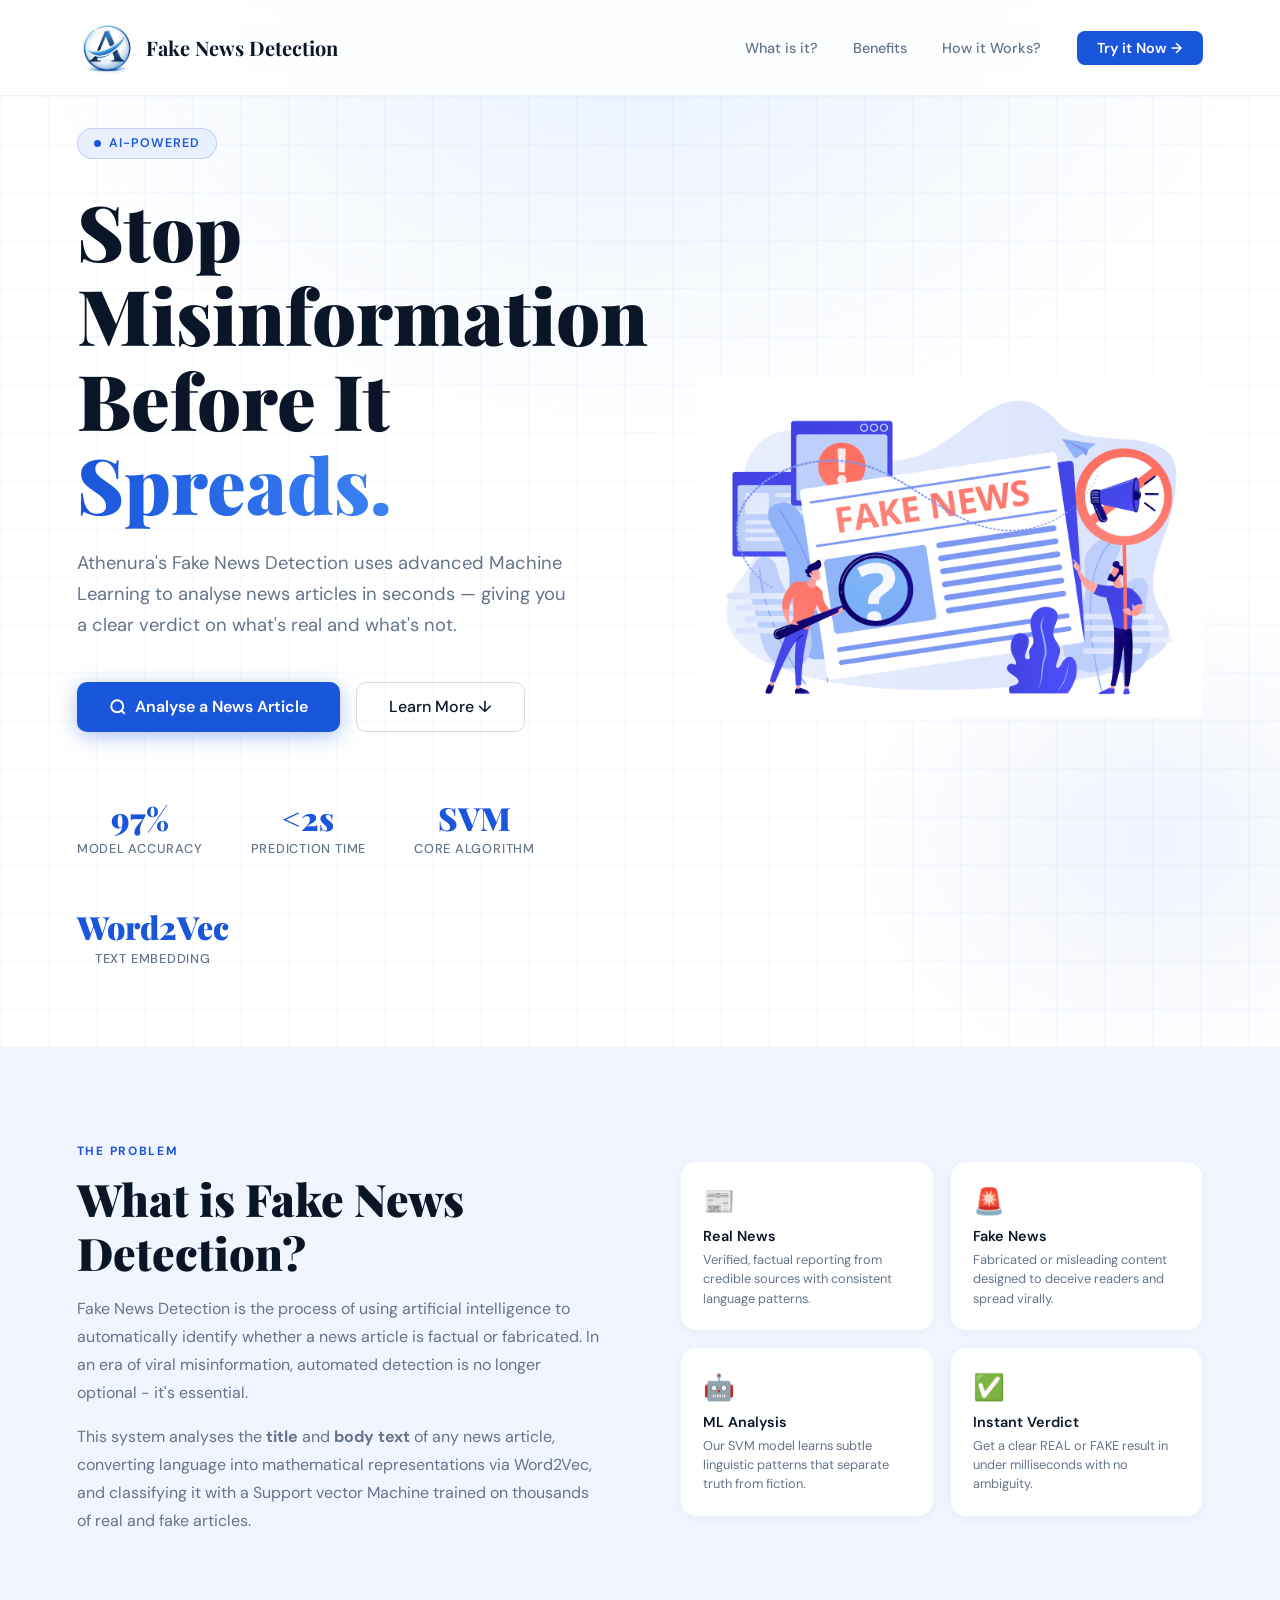
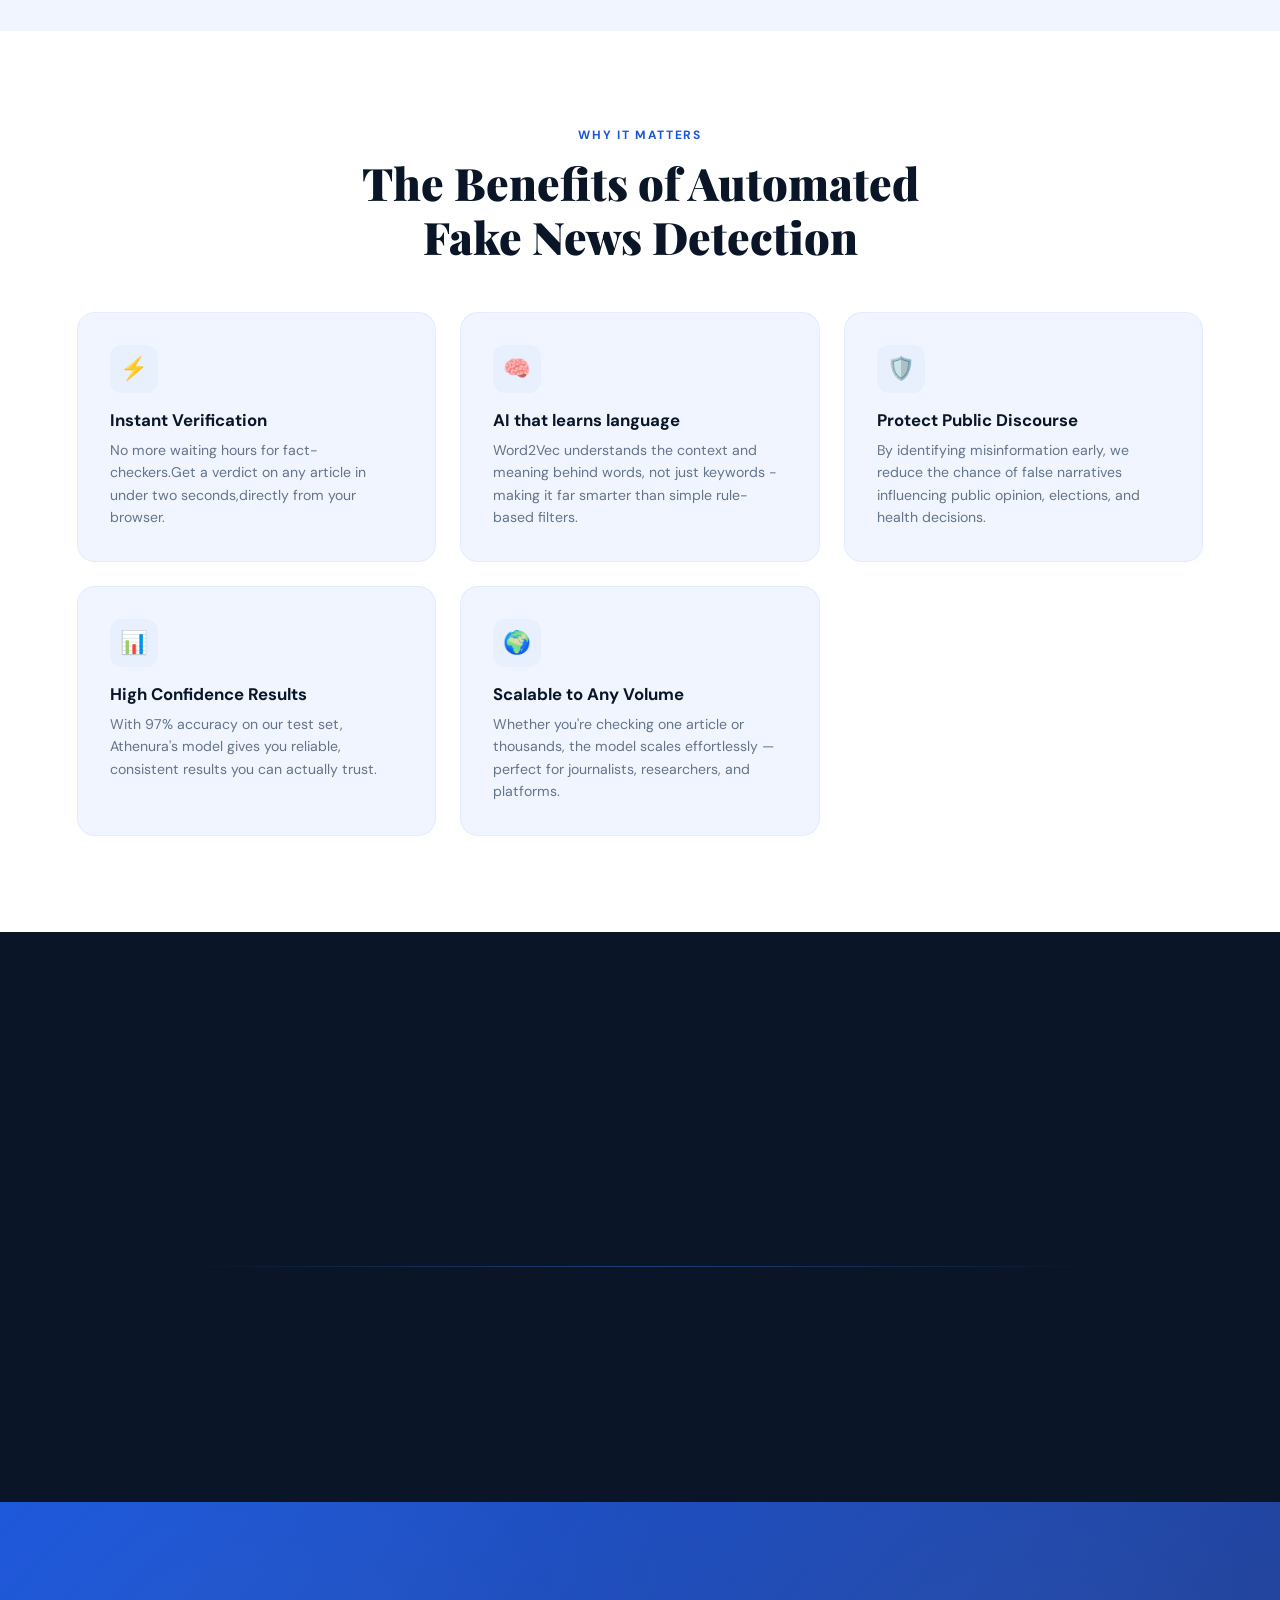
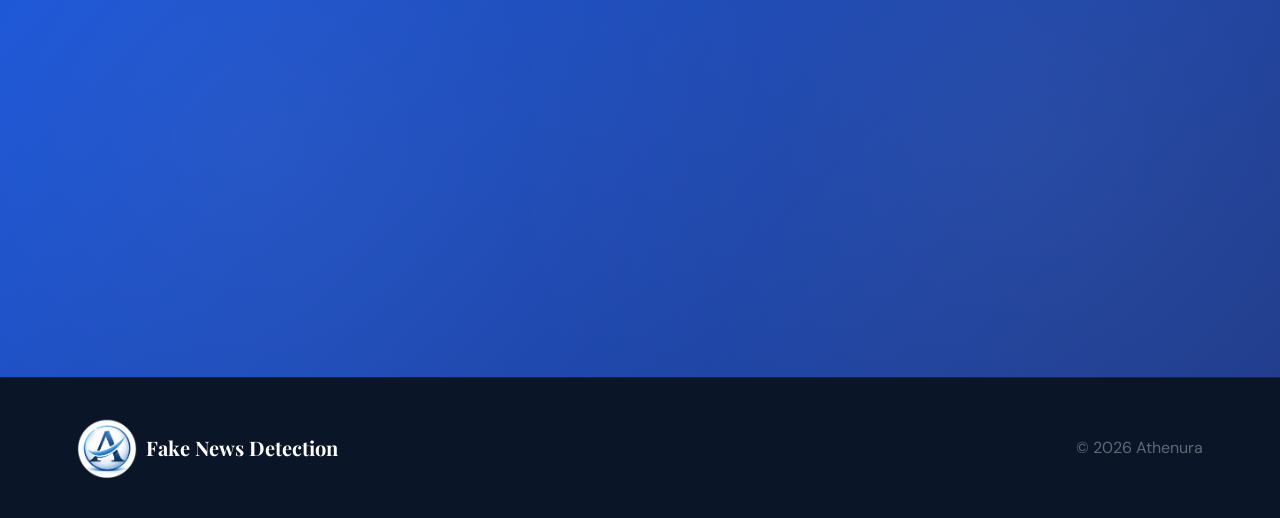
<file: templates/index.html>
<!doctype html>
<html lang="en">
  <head>
    <meta charset="UTF-8" />
    <meta name="viewport" content="width=device-width, initial-scale=1.0" />
    <title>Fake News Detection</title>
    <link rel="stylesheet" href="/static/style.css" />
    <link
      href="https://fonts.googleapis.com/css2?family=Playfair+Display:wght@700;900&family=DM+Sans:wght@300;400;500;600&display=swap"
      rel="stylesheet"
    />
  </head>
  <body>
    <nav>
      <a href="#" class="logo">
        <img src="/static/athenura_logo.png" alt="Athenura" class="logo-img" />
        <span class="logo-text">Fake News Detection</span>
      </a>

      <ul>
        <li><a href="#what">What is it?</a></li>
        <li><a href="#benefits">Benefits</a></li>
        <li><a href="#how">How it Works?</a></li>
        <li><a href="/detect" class="nav-cta">Try it Now →</a></li>
      </ul>
    </nav>

    <section class="hero">
  <div class="hero-bg"></div>

  <div class="hero-left">
    <div class="hero-badge">
      <span class="badge-dot"></span>
      AI-Powered
    </div>

    <h1>
      Stop Misinformation<br/>
      Before It <em>Spreads.</em>
    </h1>

    <p class="hero-sub">
      Athenura's Fake News Detection uses advanced Machine Learning to analyse
      news articles in seconds — giving you a clear verdict on what's real and what's not.
    </p>

    <div class="hero-actions">
      <a href="/detect" class="btn-primary">
        <svg viewBox="0 0 24 24" fill="none" stroke="currentColor" stroke-width="2.5">
          <circle cx="11" cy="11" r="8"/><path d="m21 21-4.35-4.35"/>
        </svg>
        Analyse a News Article
      </a>
      <a href="#what" class="btn-secondary">Learn More ↓</a>
    </div>

    <div class="hero-stats">
      <div class="stat">
        <div class="stat-num">97%</div>
        <div class="stat-label">Model Accuracy</div>
      </div>
      <div class="stat">
        <div class="stat-num">&lt;2s</div>
        <div class="stat-label">Prediction Time</div>
      </div>
      <div class="stat">
        <div class="stat-num">SVM</div>
        <div class="stat-label">Core Algorithm</div>
      </div>
      <div class="stat">
        <div class="stat-num">Word2Vec</div>
        <div class="stat-label">Text Embedding</div>
      </div>
    </div>
  </div>

  <div class="hero-right">
    <img src="/static/hero.jpg" alt="Fake News Detection" class="hero-vector" />
  </div>

</section>

    <section id="what">
      <div class="what-text reveal">
        <div class="section-label">The Problem</div>
        <h2 class="section-title">What is Fake News Detection?</h2>
        <p class="section-sub">
          Fake News Detection is the process of using artificial intelligence to
          automatically identify whether a news article is factual or
          fabricated. In an era of viral misinformation, automated detection is
          no longer optional - it's essential.
        </p>
        <p class="section-sub">
          This system analyses the <strong>title</strong> and
          <strong>body text</strong>
          of any news article, converting language into mathematical
          representations via Word2Vec, and classifying it with a Support vector
          Machine trained on thousands of real and fake articles.
        </p>
      </div>

      <div class="what-visual reveal">
        <div class="what-card">
          <div class="card-icon">📰</div>
          <h4>Real News</h4>
          <p>
            Verified, factual reporting from credible sources with consistent
            language patterns.
          </p>
        </div>
        <div class="what-card">
          <div class="card-icon">🚨</div>
          <h4>Fake News</h4>
          <p>
            Fabricated or misleading content designed to deceive readers and
            spread virally.
          </p>
        </div>
        <div class="what-card">
          <div class="card-icon">🤖</div>
          <h4>ML Analysis</h4>
          <p>
            Our SVM model learns subtle linguistic patterns that separate truth
            from fiction.
          </p>
        </div>
        <div class="what-card">
          <div class="card-icon">✅</div>
          <h4>Instant Verdict</h4>
          <p>
            Get a clear REAL or FAKE result in under milliseconds with no
            ambiguity.
          </p>
        </div>
      </div>
    </section>

    <section id="benefits">
      <div class="benefits-header reveal">
        <div class="section-label">Why it Matters</div>
        <h2 class="section-title">
          The Benefits of Automated Fake News Detection
        </h2>
      </div>
      <div class="benefits-grid">
        <div class="benefit-card reveal">
          <div class="benefit-icon">⚡</div>
          <h3>Instant Verification</h3>
          <p>
            No more waiting hours for fact-checkers.Get a verdict on any article
            in under two seconds,directly from your browser.
          </p>
        </div>
        <div class="benefit-card reveal">
          <div class="benefit-icon">🧠</div>
          <h3>AI that learns language</h3>
          <p>
            Word2Vec understands the context and meaning behind words, not just
            keywords - making it far smarter than simple rule-based filters.
          </p>
        </div>
        <div class="benefit-card reveal">
          <div class="benefit-icon">🛡️</div>
          <h3>Protect Public Discourse</h3>
          <p>
            By identifying misinformation early, we reduce the chance of false
            narratives influencing public opinion, elections, and health
            decisions.
          </p>
        </div>
        <div class="benefit-card reveal">
          <div class="benefit-icon">📊</div>
          <h3>High Confidence Results</h3>
          <p>
            With 97% accuracy on our test set, Athenura's model gives you
            reliable, consistent results you can actually trust.
          </p>
        </div>

        <div class="benefit-card reveal">
          <div class="benefit-icon">🌍</div>
          <h3>Scalable to Any Volume</h3>
          <p>
            Whether you're checking one article or thousands, the model scales
            effortlessly — perfect for journalists, researchers, and platforms.
          </p>
        </div>

        <div class="benefit-card reveal">
          <div class="benefit-icon">🔓</div>
          <h3>Simple & Accessible</h3>
          <p>
            No technical knowledge needed. Paste your article, click a button,
            and know the truth. That's it.
          </p>
        </div>
      </div>
    </section>

    <section id="how">
      <div class="how-header reveal">
        <div class="section-label">The Process</div>
        <h2 class="section-title">How Does It Work?</h2>
        <p class="section-sub">
          A four-step pipeline that turns raw news text into a clear, confident
          prediction.
        </p>
      </div>

      <div class="steps">
        <div class="step reveal">
          <div class="step-num">1</div>
          <h4>You Input the Article</h4>
          <p>
            Paste the news headline and body text into our detection tool. No
            account or sign-up needed.
          </p>
        </div>

        <div class="step reveal">
          <div class="step-num">2</div>
          <h4>Text Preprocessing</h4>
          <p>
            The text is cleaned — stopwords removed, tokens normalised — to
            prepare it for the model.
          </p>
        </div>

        <div class="step reveal">
          <div class="step-num">3</div>
          <h4>Word2Vec Embedding</h4>
          <p>
            Each word is converted into a dense numerical vector that captures
            semantic meaning and context.
          </p>
        </div>

        <div class="step reveal">
          <div class="step-num">4</div>
          <h4>SVM Classification</h4>
          <p>
            Our trained Support Vector Machine analyses the vectors and outputs
            a final verdict: REAL or FAKE.
          </p>
        </div>
      </div>
    </section>

    <section id="cta">
      <div class="cta-content reveal">
        <h2>Ready to Detect Fake News in Seconds?</h2>
        <p>
          Paste any article into our tool and get an instant AI-powered verdict.
        </p>
        <a href="/detect" class="btn-white">
          🔍 &nbsp; Try the Detector Now
        </a>
      </div>
    </section>

    <footer>
      <a href="/" class="logo">
        <img src="/static/athenura_logo.png" alt="Athenura" class="logo-img" />
        <span class="logo-text">Fake News Detection</span>
      </a>
      <p>© 2026 Athenura</p>
    </footer>

    <script>
      const reveals = document.querySelectorAll(".reveal");
      const observer = new IntersectionObserver(
        (entries) => {
          entries.forEach((entry, i) => {
            if (entry.isIntersecting) {
              setTimeout(() => entry.target.classList.add("visible"), i * 120);
            }
          });
        },
        { threshold: 0.12 },
      );

      reveals.forEach((el) => observer.observe(el));
    </script>
    
  </body>
</html>
</file>
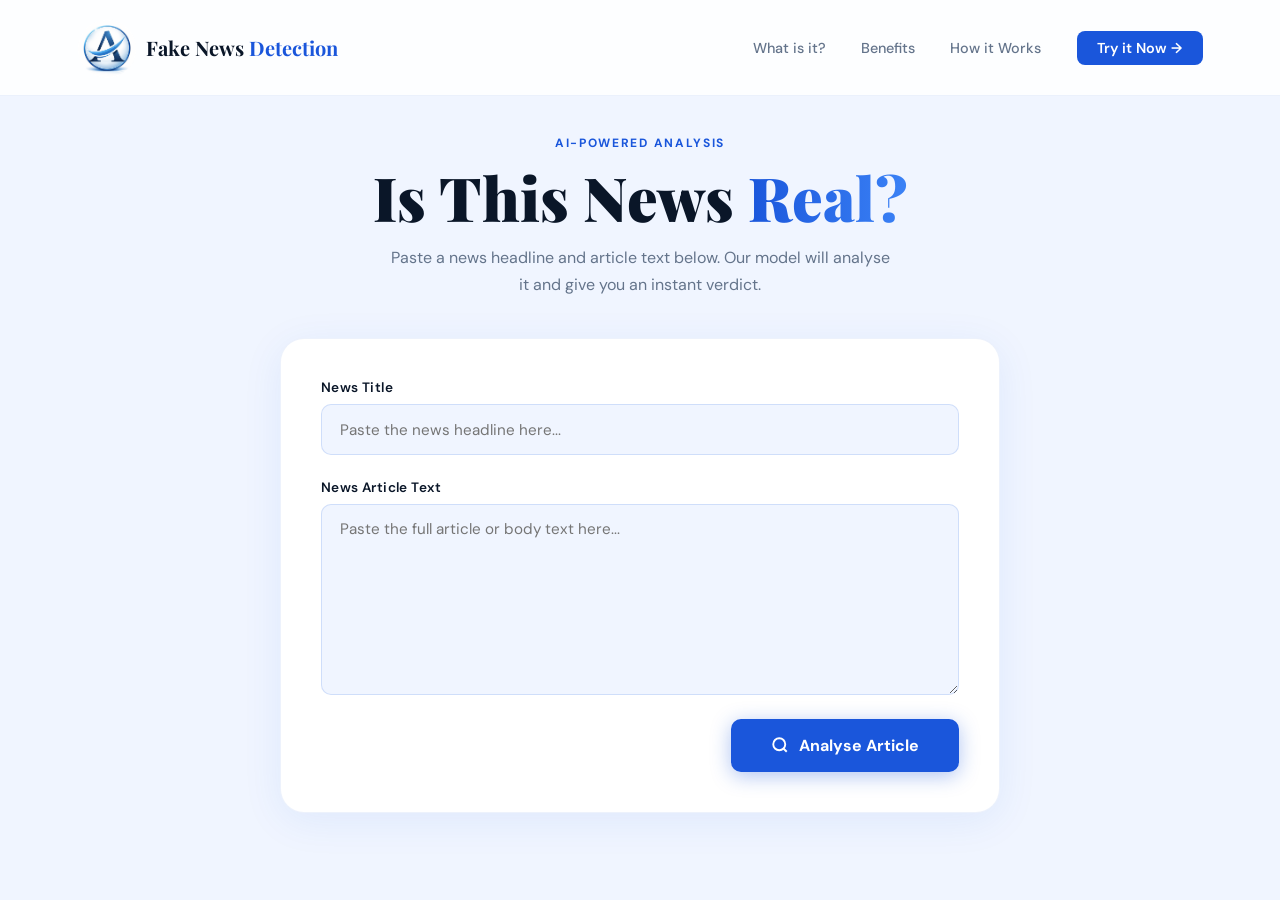
<file: templates/detect.html>
<!DOCTYPE html>
<html lang="en">
<head>
  <meta charset="UTF-8" />
  <meta name="viewport" content="width=device-width, initial-scale=1.0"/>
  <title>Athenura – Detect Fake News</title>
  <link rel="stylesheet" href="/static/style.css" />
  <link href="https://fonts.googleapis.com/css2?family=Playfair+Display:wght@700;900&family=DM+Sans:wght@300;400;500;600&display=swap" rel="stylesheet"/>
</head>
<body class="detect-page">


  <nav>
    <a href="/" class="logo">
  <img src="/static/athenura_logo.png" alt="Athenura" class="logo-img" />
  <span class="logo-text">Fake News <span class="logo-dot">Detection</span></span>
</a>
    <ul>
      <li><a href="/#what">What is it?</a></li>
<li><a href="/#benefits">Benefits</a></li>
<li><a href="/#how">How it Works</a></li>
<li><a href="/detect" class="nav-cta">Try it Now →</a></li>
    </ul>
  </nav>

  <section class="detect-section">

    <div class="detect-header reveal">
      <div class="section-label">AI-Powered Analysis</div>
      <h1 class="detect-title">Is This News <em>Real?</em></h1>
      <p class="detect-sub">
        Paste a news headline and article text below. Our model will analyse 
        it and give you an instant verdict.
      </p>
    </div>

    <div class="detect-card reveal">

      <div class="input-group">
        <label for="news-title">News Title</label>
        <input 
          type="text" 
          id="news-title" 
          placeholder="Paste the news headline here..."
        />
      </div>

      <div class="input-group">
        <label for="news-text">News Article Text</label>
        <textarea 
          id="news-text" 
          rows="8"
          placeholder="Paste the full article or body text here..."
        ></textarea>
      </div>

      <button class="btn-detect" id="detect-btn" onclick="analyseNews()">
        <svg viewBox="0 0 24 24" fill="none" stroke="currentColor" stroke-width="2.5">
          <circle cx="11" cy="11" r="8"/><path d="m21 21-4.35-4.35"/>
        </svg>
        Analyse Article
      </button>

    </div>

  </section>

  
  <div class="result-overlay" id="result-overlay">
    <div class="result-content">
      <div class="result-icon" id="result-icon"></div>
      <h2 class="result-label" id="result-label"></h2>
      <p class="result-message" id="result-message"></p>
      <button class="btn-tryagain" onclick="resetPage()">
        ← Analyse Another Article
      </button>
    </div>
  </div>

  <script src="/static/detect.js"></script>

  <script>
  const reveals = document.querySelectorAll('.reveal');
  const observer = new IntersectionObserver((entries) => {
    entries.forEach((entry, i) => {
      if (entry.isIntersecting) {
        setTimeout(() => entry.target.classList.add('visible'), i * 120);
      }
    });
  }, { threshold: 0.12 });

  reveals.forEach(el => observer.observe(el));
</script>

</body>
</html>
</file>
<file: static/style.css>
*, *::before, *::after{
    margin:0;
    padding: 0;
    box-sizing: border-box;
}

:root {
  --navy:  #0a1628;
  --blue:  #1a56db;
  --sky:   #3b82f6;
  --light: #e8f0fe;
  --white: #ffffff;
  --gray:  #64748b;
  --soft:  #f0f5ff;
}

html { scroll-behavior: smooth;}

body{
    font-family: 'DM Sans', sans-serif;
    background: var(--white);
    color: var(--navy);
    overflow-x: hidden;
}

nav {
    position: fixed;
    top: 0; left: 0; right: 0;
    z-index: 100;
    display: flex;
    align-items: center;
    justify-content: space-between;
    padding: 1.1rem 6vw;
    background: rgba(255, 255, 255, 0.85);
    backdrop-filter: blur(14px);
    border-bottom: 1px solid rgba(26, 86, 219, 0.08);
    animation: slideDown 0.6s ease both;
}

.logo {
    display: flex;
    align-items: center;
    gap: 0.55rem;
    text-decoration: none;
}

.logo-img {
  height: 60px;
  width: auto;
  object-fit: contain;
}

.logo-mark {
    width: 38px; height: 38px;
    background: linear-gradient(135deg, var(--blue), var(--sky));
    border-radius: 10px;
    display: flex;
    align-items: center;
    justify-content: center;
    font-family: 'Playfair Display', serif;
    font-size: 1.15rem;
    font-weight: 900;
    color: white;
}

.logo-text {
    font-family: 'Playfair Display', serif;
    font-size: 1.25rem;
    font-weight: 700;
    color: var(--navy);
}

.logo-dot {
    color: var(--blue);
}

nav ul {
    list-style: none;
    display: flex;
    gap: 2.2rem;
}

nav ul a {
    text-decoration: none;
    font-size: 0.9rem;
    font-weight: 500;
    color: var(--gray);
    transition: color 0.2s;
}

nav ul a:hover { color: var(--blue);}

.nav-cta {
    background: var(--blue);
    color: white !important;
    padding: 0.5rem 1.3rem;
    border-radius: 8px;
    font-weight: 600 !important;
    transition: background 0.2s, transform 0.15s !important;
}

.nav-cta:hover {
    background: #1246b5 !important;
    transform: translateY(-1px);
}

@keyframes slideDown {
    from { opacity: 0; transform: translateY(-16px); }
    to { opacity: 1; transform: translateY(0);}
}

.hero {
  min-height: 100vh;
  display: grid;
  grid-template-columns: 1fr 1fr;
  align-items: center;
  padding: 8rem 6vw 5rem;
  position: relative;
  overflow: hidden;
  gap: 3rem;
}

.hero-left {
  display: flex;
  flex-direction: column;
  align-items: flex-start;
  text-align: left;
  position: relative;
  z-index: 1;
}

.hero-right {
  display: flex;
  align-items: center;
  justify-content: center;
  position: relative;
  z-index: 1;
}

.hero-vector {
  width: 100%;
  max-width: 900px;
  height: auto;
  object-fit: contain;
  animation: fadeUp 0.7s 0.4s ease both;
}

.hero-bg {
  position: absolute;
  inset: 0;
  z-index: 0;
  background:
    radial-gradient(ellipse 70% 60% at 50% 0%, rgba(59,130,246,0.12) 0%, transparent 70%),
    radial-gradient(ellipse 40% 40% at 90% 80%, rgba(26,86,219,0.07) 0%, transparent 60%);
}

.hero-bg::after {
  content: '';
  position: absolute;
  inset: 0;
  background-image:
    linear-gradient(rgba(26,86,219,0.04) 1px, transparent 1px),
    linear-gradient(90deg, rgba(26,86,219,0.04) 1px, transparent 1px);
  background-size: 48px 48px;
}

.hero-badge {
  display: inline-flex;
  align-items: center;
  gap: 0.5rem;
  background: var(--light);
  color: var(--blue);
  font-size: 0.78rem;
  font-weight: 600;
  letter-spacing: 0.08em;
  text-transform: uppercase;
  padding: 0.4rem 1rem;
  border-radius: 100px;
  border: 1px solid rgba(26,86,219,0.2);
  margin-bottom: 1.8rem;
  position: relative;
  z-index: 1;
  animation: fadeUp 0.7s 0.2s ease both;
}

.badge-dot {
  width: 7px; height: 7px;
  border-radius: 50%;
  background: var(--blue);
  animation: pulse 2s infinite;
}

.hero h1 {
  font-family: 'Playfair Display', serif;
  font-size: clamp(2.6rem, 6vw, 5rem);
  font-weight: 900;
  line-height: 1.1;
  color: var(--navy);
  position: relative;
  z-index: 1;
  animation: fadeUp 0.7s 0.35s ease both;
}

.hero h1 em {
  font-style: normal;
  background: linear-gradient(90deg, var(--blue), var(--sky));
  -webkit-background-clip: text;
  background-clip: text;
  -webkit-text-fill-color: transparent;
  color: transparent;
}

.hero-sub {
  margin-top: 1.4rem;
  font-size: clamp(1rem, 1.8vw, 1.15rem);
  color: var(--gray);
  max-width: 500px;
  line-height: 1.7;
  position: relative;
  z-index: 1;
  animation: fadeUp 0.7s 0.5s ease both;
}

.hero-actions {
  display: flex;
  gap: 1rem;
  margin-top: 2.5rem;
  flex-wrap: wrap;
  position: relative;
  z-index: 1;
  animation: fadeUp 0.7s 0.65s ease both;
}

.hero-stats {
  display: flex;
  gap: 3rem;
  margin-top: 4rem;
  flex-wrap: wrap;
  position: relative;
  z-index: 1;
  animation: fadeUp 0.7s 0.8s ease both;
}

/* also add this to your media query at the bottom */
@media (max-width: 768px) {
  .hero {
    grid-template-columns: 1fr;
    text-align: center;
  }

  .hero-left {
    align-items: center;
    text-align: center;
  }

  .hero-right {
    display: none;
  }
}

.btn-primary {
    display: inline-flex;
    align-items: center;
    gap: 0.5rem;
    background: var(--blue);
    color: white;
    padding: 0.85rem 2rem;
    border-radius: 10px;
    font-size: 1rem;
    font-weight: 600;
    text-decoration: none;
    box-shadow: 0 4px 20px rgba(26, 86, 219, 0.35);
    transition: transform 0.2s, box-shadow 0.2s, background 0.2s;
}

.btn-primary:hover {
    transform: translateY(-2px);
    box-shadow: 0 8px 28px rgba(26, 86, 219, 0.45);
}

.btn-primary svg {
    width: 18px; height: 18px;
}

.btn-secondary {
    display: inline-flex;
    align-items: center;
    gap: 0.5rem;
    background: transparent;
    color: var(--navy);
    padding: 0.85rem 2rem;
    border-radius: 10px;
    font-size: 1rem;
    font-weight: 500;
    text-decoration: none;
    border: 1.5px solid rgba(10, 22, 40, 0.15);
    transition: border-color 0.2s, color 0.2s;
}

.btn-secondary:hover {
    border-color: var(--blue);
    color: var(--blue);
}

.stat { text-align: center;}

.stat-num {
    font-family: 'Playfair Display', serif;
    font-size: 2rem;
    font-weight: 900;
    color: var(--blue);
}

.stat-label {
    font-size: 0.8rem;
    color: var(--gray);
    font-weight: 500;
    margin-top: 0.1rem;
    text-transform: uppercase;
    letter-spacing: 0.06em;
}

@keyframes fadeUp {
    from { opacity: 0; transform: translateY(24px); }
    to {opacity: 1; transform: translateY(0);}
}

@keyframes pulse {
      0%, 100% { opacity: 1; transform: scale(1); }
      50%       { opacity: 0.5; transform: scale(0.8); }
}

section {
    padding: 6rem 6vw;
}

.section-label {
    font-size: 0.75rem;
    font-weight: 700;
    letter-spacing: 0.14em;
    text-transform: uppercase;
    color: var(--blue);
    margin-bottom: 0.8rem;
}

.section-title {
    font-family: 'Playfair Display', serif;
    font-size: clamp(1.8rem, 3.5vw,2.8rem);
    font-weight: 900;
    line-height: 1.2;
    color: var(--navy);
    max-width: 600px;
}

.section-sub {
    margin-top: 1rem;
    color: var(--gray);
    font-size: 1rem;
    line-height: 1.75;
    max-width: 540px;
}

#what {
    background: var(--soft);
    display: grid;
    grid-template-columns: 1fr 1fr;
    gap: 5rem;
    align-items: center;
    scroll-margin-top: 80px;    
}

.what-visual {
    display: grid;
    grid-template-columns: 1fr 1fr;
    gap: 1rem;
}

.what-card {
    background: white;
    border-radius: 16px;
    padding: 1.4rem;
    border: 1px solid rgba(26, 86, 219, 0.08);
    box-shadow: 0 2px 12px rgba(0, 0, 0, 0.04);
    transition: transform 0.25s, box-shadow 0.25s;
}

.what-card:hover {
    transform: translateY(-4px);
    box-shadow: 0 8px 24px rgba(0, 0, 0, 0.08);
}

.card-icon {
    font-size: 1.6rem;
    margin-bottom: 0.6rem;
}

.what-card h4 {
    font-size: 0.9rem;
    font-weight: 600;
    color: var(--navy);
    margin-bottom: 0.3rem;
}

.what-card p {
    font-size: 0.8rem;
    color: var(--gray);
    line-height: 1.5;
}

.reveal {
    opacity: 0;
    transform: translateY(30px);
    transition: opacity 0.65s ease, transform 0.65s ease;
}

.reveal.visible {
    opacity: 1;
    transform: translateY(0);
}

#benefits {
  background: var(--white);
  scroll-margin-top: 80px;
}

.benefits-header {
  text-align: center;
  display: flex;
  flex-direction: column;
  align-items: center;
  margin-bottom: 3rem;
}

.benefits-grid {
  display: grid;
  grid-template-columns: repeat(3, 1fr);
  gap: 1.5rem;
}

.benefit-card {
  background: var(--soft);
  border-radius: 18px;
  padding: 2rem;
  border: 1px solid rgba(26,86,219,0.06);
  position: relative;
  overflow: hidden;
  transition: transform 0.25s, box-shadow 0.25s;
}

.benefit-card::before {
  content: '';
  position: absolute;
  top: 0; left: 0; right: 0;
  height: 3px;
  background: linear-gradient(90deg, var(--blue), var(--sky));
  opacity: 0;
  transition: opacity 0.25s;
}

.benefit-card:hover {
  transform: translateY(-5px);
  box-shadow: 0 12px 32px rgba(26,86,219,0.1);
}

.benefit-card:hover::before {
  opacity: 1;
}

.benefit-icon {
  width: 48px; height: 48px;
  background: var(--light);
  border-radius: 12px;
  display: flex;
  align-items: center;
  justify-content: center;
  font-size: 1.4rem;
  margin-bottom: 1rem;
}

.benefit-card h3 {
  font-size: 1.05rem;
  font-weight: 700;
  color: var(--navy);
  margin-bottom: 0.5rem;
}

.benefit-card p {
  font-size: 0.88rem;
  color: var(--gray);
  line-height: 1.6;
}

/* ── HOW IT WORKS ── */
#how {
  background: var(--navy);
  scroll-margin-top: 80px;
}

#how .section-label {
  color: var(--sky);
}

#how .section-title {
  color: white;
}

#how .section-sub {
  color: rgba(255, 255, 255, 0.55);
}

.how-header {
  text-align: center;
  display: flex;
  flex-direction: column;
  align-items: center;
  margin-bottom: 3.5rem;
}

.steps {
  display: grid;
  grid-template-columns: repeat(4, 1fr);
  gap: 0;
  position: relative;
}

.steps::before {
  content: '';
  position: absolute;
  top: 28px;
  left: 10%; right: 10%;
  height: 1px;
  background: linear-gradient(
    90deg,
    transparent,
    rgba(59,130,246,0.4),
    transparent
  );
  z-index: 0;
}

.step {
  display: flex;
  flex-direction: column;
  align-items: center;
  text-align: center;
  padding: 0 1.5rem;
  position: relative;
}

.step-num {
  width: 56px; height: 56px;
  border-radius: 50%;
  background: rgba(26,86,219,0.3);
  border: 2px solid var(--sky);
  display: flex;
  align-items: center;
  justify-content: center;
  font-family: 'Playfair Display', serif;
  font-size: 1.3rem;
  font-weight: 900;
  color: var(--sky);
  margin-bottom: 1.2rem;
  position: relative;
  z-index: 1;
  transition: background 0.3s, transform 0.3s;
}

.step:hover .step-num {
  background: var(--blue);
  transform: scale(1.1);
}

.step h4 {
  font-size: 1rem;
  font-weight: 700;
  color: white;
  margin-bottom: 0.5rem;
}

.step p {
  font-size: 0.83rem;
  color: rgba(255, 255, 255, 0.5);
  line-height: 1.6;
}

/* ── CTA ── */
#cta {
  background: linear-gradient(135deg, var(--blue) 0%, #1e3a8a 100%);
  text-align: center;
  padding: 7rem 6vw;
  position: relative;
  overflow: hidden;
}

#cta::before {
  content: '';
  position: absolute;
  inset: 0;
  background-image:
    radial-gradient(circle at 20% 50%, rgba(255,255,255,0.05) 0%, transparent 50%),
    radial-gradient(circle at 80% 50%, rgba(255,255,255,0.05) 0%, transparent 50%);
}

.cta-content {
  position: relative;
  z-index: 1;
}

#cta h2 {
  font-family: 'Playfair Display', serif;
  font-size: clamp(2rem, 4vw, 3.2rem);
  font-weight: 900;
  color: white;
  max-width: 700px;
  margin: 0 auto;
  line-height: 1.2;
}

#cta p {
  color: rgba(255, 255, 255, 0.7);
  font-size: 1.05rem;
  margin-top: 1rem;
}

.btn-white {
  display: inline-flex;
  align-items: center;
  gap: 0.5rem;
  background: white;
  color: var(--blue);
  padding: 0.9rem 2.2rem;
  border-radius: 10px;
  font-size: 1rem;
  font-weight: 700;
  text-decoration: none;
  margin-top: 2.5rem;
  box-shadow: 0 4px 24px rgba(0,0,0,0.2);
  transition: transform 0.2s, box-shadow 0.2s;
}

.btn-white:hover {
  transform: translateY(-2px);
  box-shadow: 0 8px 32px rgba(0,0,0,0.25);
}

/* ── FOOTER ── */
footer {
  background: var(--navy);
  padding: 2.5rem 6vw;
  display: flex;
  align-items: center;
  justify-content: space-between;
  flex-wrap: wrap;
  gap: 1rem;
  border-top: 1px solid rgba(255,255,255,0.06);
}

footer .logo-text {
  color: white;
}

footer p {
  font-size: 1rem;
  color: rgba(255, 255, 255, 0.35);
}

/* ── RESPONSIVE ── */
@media (max-width: 768px) {
  #what {
    grid-template-columns: 1fr;
    gap: 3rem;
  }

  .benefits-grid {
    grid-template-columns: 1fr;
  }

  .steps {
    grid-template-columns: 1fr;
    gap: 2.5rem;
  }

  .steps::before {
    display: none;
  }

  nav ul {
    display: none;
  }
}

/* ── DETECT PAGE ── */
.detect-page {
  background: var(--soft);
}

.detect-section {
  min-height: 100vh;
  display: flex;
  flex-direction: column;
  align-items: center;
  justify-content: center;
  padding: 8rem 6vw 5rem;
  gap: 2.5rem;
}

.detect-header {
  text-align: center;
  display: flex;
  flex-direction: column;
  align-items: center;
}

.detect-title {
  font-family: 'Playfair Display', serif;
  font-size: clamp(2.2rem, 5vw, 3.8rem);
  font-weight: 900;
  color: var(--navy);
  line-height: 1.1;
  margin-bottom: 0.8rem;
}

.detect-title em {
  font-style: normal;
  background: linear-gradient(90deg, var(--blue), var(--sky));
  -webkit-background-clip: text;
  background-clip: text;
  -webkit-text-fill-color: transparent;
  color: transparent;
}

.detect-sub {
  color: var(--gray);
  font-size: 1rem;
  line-height: 1.7;
  max-width: 500px;
  text-align: center;
}

.detect-card {
  background: white;
  border-radius: 24px;
  padding: 2.5rem;
  width: 100%;
  max-width: 720px;
  box-shadow: 0 8px 40px rgba(26,86,219,0.08);
  border: 1px solid rgba(26,86,219,0.08);
  display: flex;
  flex-direction: column;
  gap: 1.5rem;
}

.input-group {
  display: flex;
  flex-direction: column;
  gap: 0.5rem;
}

.input-group label {
  font-size: 0.85rem;
  font-weight: 600;
  color: var(--navy);
  letter-spacing: 0.03em;
}

.input-group input,
.input-group textarea {
  width: 100%;
  padding: 0.9rem 1.1rem;
  border-radius: 10px;
  border: 1.5px solid rgba(26,86,219,0.15);
  font-family: 'DM Sans', sans-serif;
  font-size: 0.95rem;
  color: var(--navy);
  background: var(--soft);
  outline: none;
  transition: border-color 0.2s, box-shadow 0.2s;
  resize: vertical;
}

.input-group input:focus,
.input-group textarea:focus {
  border-color: var(--blue);
  box-shadow: 0 0 0 3px rgba(26,86,219,0.08);
}

.btn-detect {
  display: inline-flex;
  align-items: center;
  justify-content: center;
  gap: 0.6rem;
  background: var(--blue);
  color: white;
  padding: 1rem 2.5rem;
  border-radius: 10px;
  font-family: 'DM Sans', sans-serif;
  font-size: 1rem;
  font-weight: 700;
  border: none;
  cursor: pointer;
  box-shadow: 0 4px 20px rgba(26,86,219,0.35);
  transition: transform 0.2s, box-shadow 0.2s, background 0.2s;
  align-self: flex-end;
}

.btn-detect svg {
  width: 18px; height: 18px;
}

.btn-detect:hover {
  transform: translateY(-2px);
  box-shadow: 0 8px 28px rgba(26,86,219,0.45);
  background: #1246b5;
}

.btn-detect:disabled {
  opacity: 0.7;
  cursor: not-allowed;
  transform: none;
}

/* ── RESULT OVERLAY ── */
.result-overlay {
  position: fixed;
  inset: 0;
  z-index: 200;
  display: flex;
  align-items: center;
  justify-content: center;
  flex-direction: column;
  opacity: 0;
  pointer-events: none;
  transition: opacity 0.6s ease, background 0.6s ease;
}

.result-overlay.real {
  background: #16a34a;
}

.result-overlay.fake {
  background: #dc2626;
}

.result-overlay.active {
  opacity: 1;
  pointer-events: all;
}

.result-content {
  display: flex;
  flex-direction: column;
  align-items: center;
  text-align: center;
  gap: 1rem;
  padding: 3rem;
  animation: fadeUp 0.5s 0.3s ease both;
}

.result-icon {
  font-size: 5rem;
  line-height: 1;
}

.result-label {
  font-family: 'Playfair Display', serif;
  font-size: clamp(2rem, 5vw, 3.5rem);
  font-weight: 900;
  color: white;
}

.result-message {
  font-size: 1.05rem;
  color: rgba(255,255,255,0.85);
  max-width: 480px;
  line-height: 1.7;
}

.btn-tryagain {
  margin-top: 1.5rem;
  background: rgba(255,255,255,0.2);
  color: white;
  border: 2px solid rgba(255,255,255,0.5);
  padding: 0.8rem 2rem;
  border-radius: 10px;
  font-family: 'DM Sans', sans-serif;
  font-size: 1rem;
  font-weight: 600;
  cursor: pointer;
  transition: background 0.2s, transform 0.2s;
}

.btn-tryagain:hover {
  background: rgba(255,255,255,0.3);
  transform: translateY(-2px);
}
</file>
